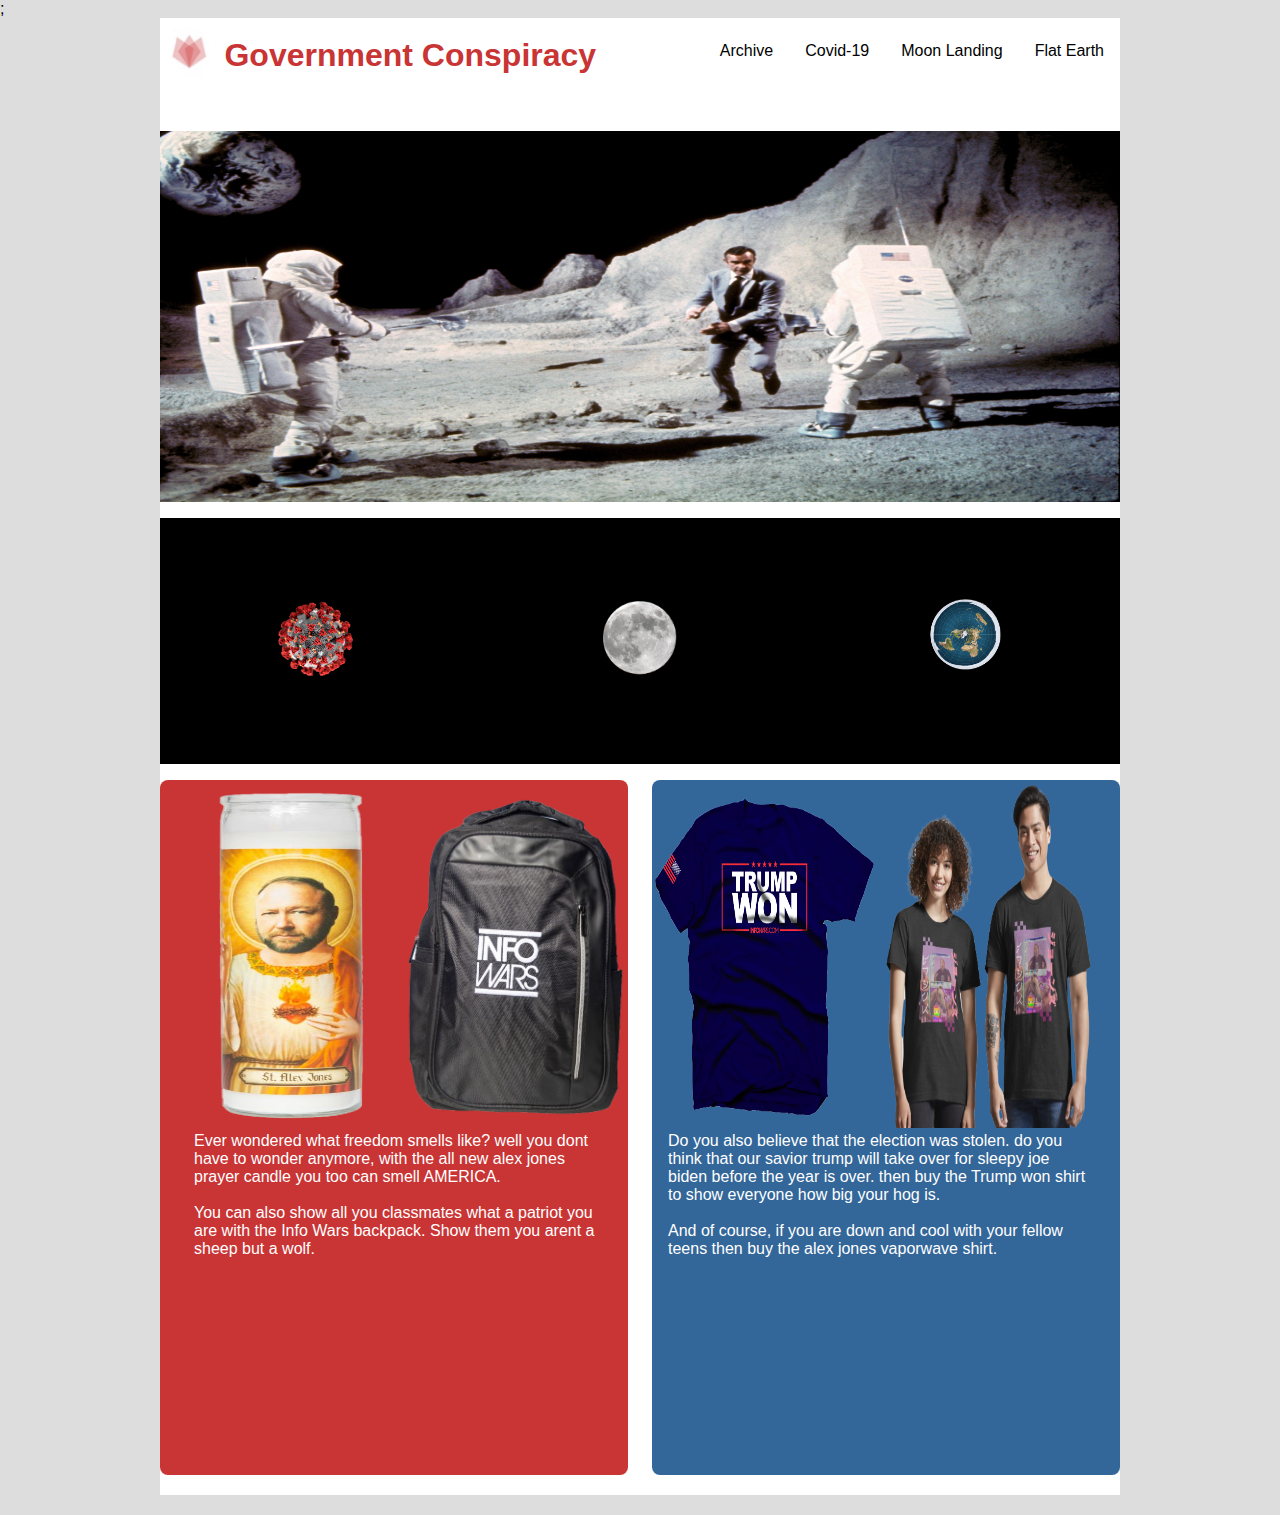
<file: index.html>
<!DOCTYPE html>
<!DOCTYPE html>
<html lang="en">
<head>
    <meta charset="UTF-8">
    <meta http-equiv="X-UA-Compatible" content="IE=edge">
    <meta name="viewport" content="width=device-width, initial-scale=1.0">
    <link rel="stylesheet" href="./src/scss/stylesheet.css">
    <link rel="preconnect" href="https://fonts.googleapis.com">;
    <link rel="preconnect" href="https://fonts.gstatic.com"; crossorigin>
    <link href="https://fonts.googleapis.com/css2?family=Varela+Round&display=swap"; rel="stylesheet">
    <title>Government Conspiracy</title>
</head>
<body>
    <div class="wrapper">
        <nav>
            <div class="logo"><img src="./src/img/logobutbetter.png" alt=""></div>
            <div class="navn">
                <h1 class="titel">Government Conspiracy</h1></div>
            <ul>
                <li><a href="./src/HTML/flat-earth.html">Flat Earth</a></li>
                <li><a href="./src/HTML/moon-landing.html">Moon Landing</a></li>
                <li><a href="./src/HTML/covid19.html">Covid-19</a></li>
                <li><a href="./src/HTML/archive.html">Archive</a></li>
            </ul>
        </nav>
        <div class="slideshow">
            <div class="slide-content">
                <img class="image" src="./src/img/con_-_Moonlanding.jpeg" alt="image 1">
                <img class="image" src="./src/img/flat-earth.jpg" alt="image 2">
                <img class="image" src="./src/img/covid.jpg" alt="image 3">
                <img class="image" src="./src/img/5g.jpg" alt="image 4">
            </div>
        </div>

        <div class="tilbud">
            <a href="./src/HTML/covid19.html"><img src="./src/img/COVID19 statusrapport 15 epidemiuge-1.jpg.png" alt="" class="icon"></a>
            <a href="./src/HTML/moon-landing.html"><img src="./src/img/måne.jpg-1.png" alt="" class="icon"></a>
            <a href="./src/HTML/flat-earth.html"><img src="./src/img/jord.jpg.png" alt="" class="icon"></a>
        </div>

        <div class="kontak">
            <div class="redbox">
                <img src="./src/img/alexjonesdaddycandle.png" alt="" style="height: 50%;">
                <img src="./src/img/infowarsbackpack.png" alt="" style="float: right; height: 50%;">
                <p>
                    Ever wondered what freedom smells like? well you dont have to wonder anymore, with the all new alex jones prayer candle you too can smell AMERICA. <br> <br>
                    You can also show all you classmates what a patriot you are with the Info Wars backpack. Show them you arent a sheep but a wolf.
                </p>
            </div>
            <div class="bluebox">
                <img src="./src/img/trumpwon-blue.png" alt="" style="height: 50%;">
                <img src="./src/img/alexbby.png" alt="" style="float: right; height: 50%;">
                <p>
                    Do you also believe that the election was stolen. do you think that our savior trump will take over for sleepy joe biden before the year is over. then buy the Trump won shirt to show everyone how big your hog is. <br> <br>
                    And of course, if you are down and cool with your fellow teens then buy the alex jones vaporwave shirt. 
                </p>
            </div>
        </div>
    </div>

    <script src="./src/js/slideshow.js"></script>
    
</body>
</html>
</file>
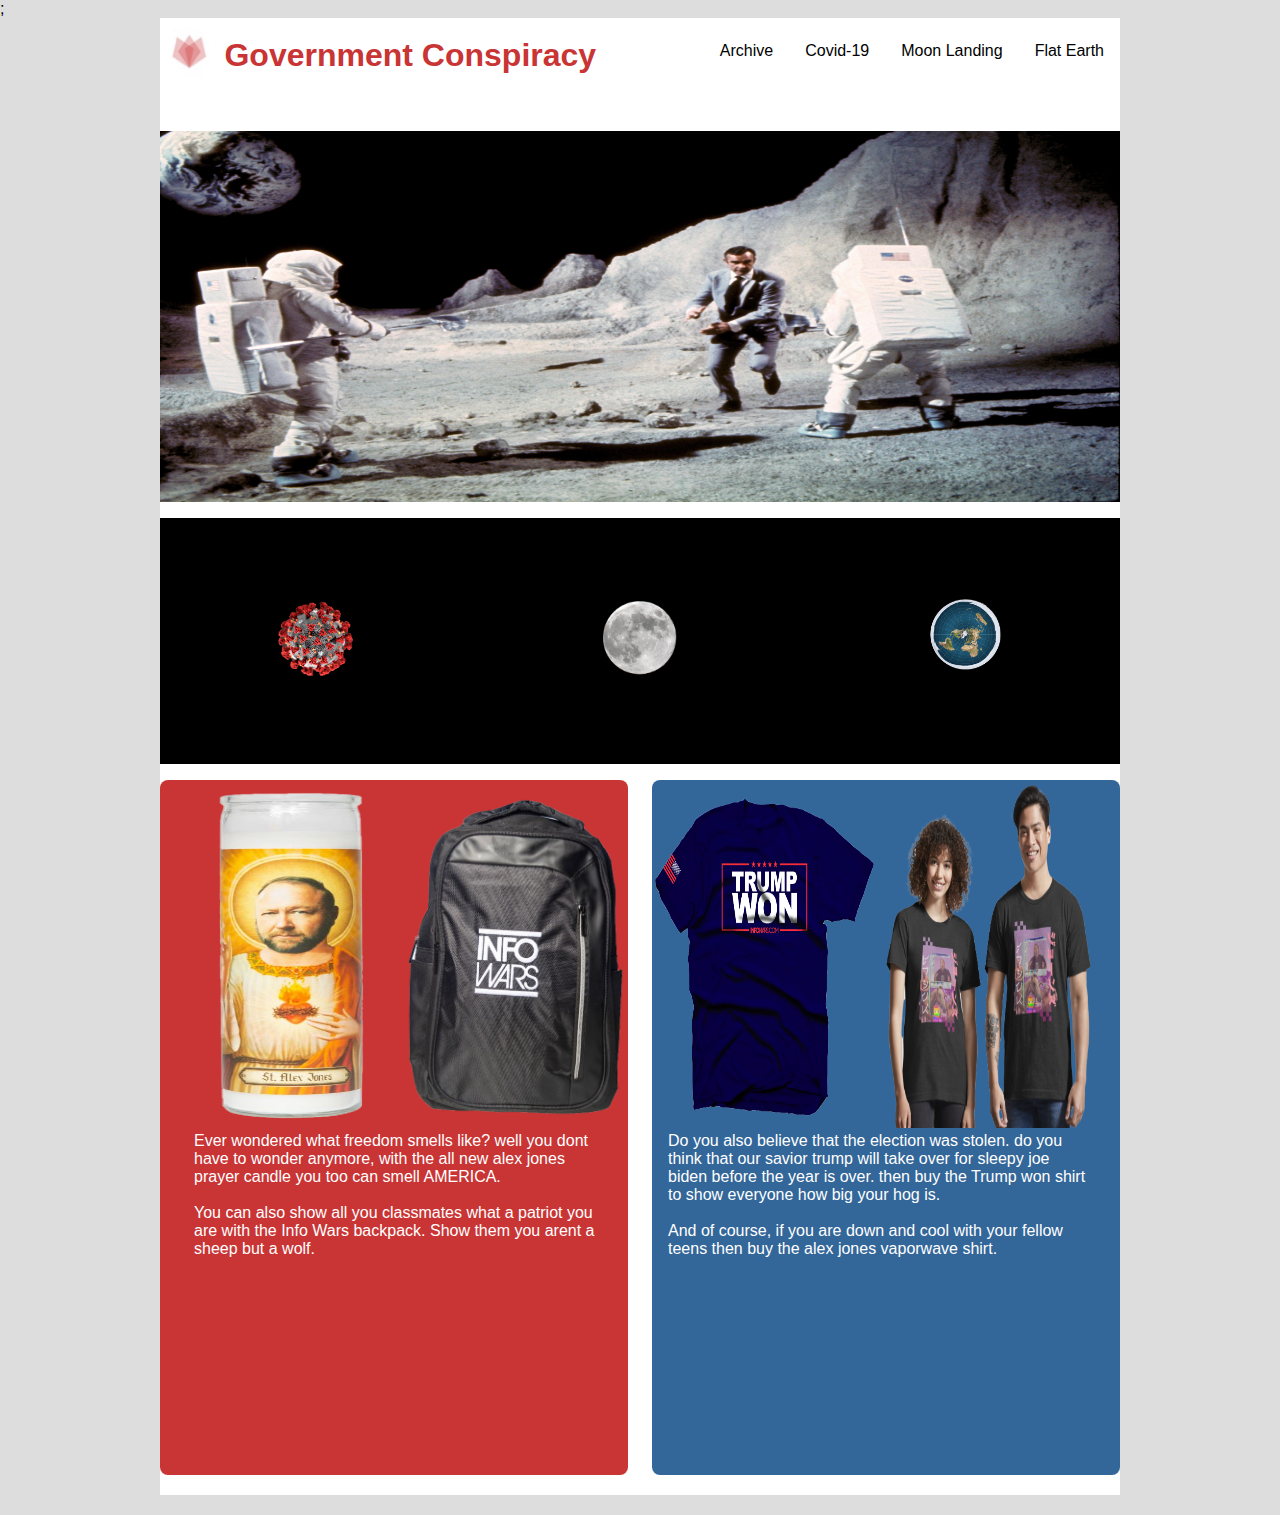
<file: src/index.html>
<!DOCTYPE html>
<!DOCTYPE html>
<html lang="en">
<head>
    <meta charset="UTF-8">
    <meta http-equiv="X-UA-Compatible" content="IE=edge">
    <meta name="viewport" content="width=device-width, initial-scale=1.0">
    <link rel="stylesheet" href="/src/scss/stylesheet.css">
    <link rel="preconnect" href="https://fonts.googleapis.com">;
    <link rel="preconnect" href="https://fonts.gstatic.com"; crossorigin>
    <link href="https://fonts.googleapis.com/css2?family=Varela+Round&display=swap"; rel="stylesheet">
    <title>Government Conspiracy</title>
</head>
<body>
    <div class="wrapper">
        <nav>
            <div class="logo"><img src="./img/logobutbetter.png" alt=""></div>
            <div class="navn">
                <h1 class="titel">Government Conspiracy</h1></div>
            <ul>
                <li><a href="./HTML/flat-earth.html">Flat Earth</a></li>
                <li><a href="./HTML/moon-landing.html">Moon Landing</a></li>
                <li><a href="./HTML/covid19.html">Covid-19</a></li>
                <li><a href="./HTML/archive.html">Archive</a></li>
            </ul>
        </nav>
        <div class="slideshow">
            <div class="slide-content">
                <img class="image" src="./img/con_-_Moonlanding.jpeg" alt="image 1">
                <img class="image" src="./img/flat-earth.jpg" alt="image 2">
                <img class="image" src="./img/covid.jpg" alt="image 3">
                <img class="image" src="./img/5g.jpg" alt="image 4">
            </div>
        </div>

        <div class="tilbud">
            <a href="./HTML/covid19.html"><img src="./img/COVID19 statusrapport 15 epidemiuge-1.jpg.png" alt="" class="icon"></a>
            <a href="./HTML/moon-landing.html"><img src="./img/måne.jpg-1.png" alt="" class="icon"></a>
            <a href="./HTML/flat-earth.html"><img src="./img/jord.jpg.png" alt="" class="icon"></a>
        </div>

        <div class="kontak">
            <div class="redbox">
                <img src="./img/alexjonesdaddycandle.png" alt="" style="height: 50%;">
                <img src="./img/infowarsbackpack.png" alt="" style="float: right; height: 50%;">
                <p>
                    Ever wondered what freedom smells like? well you dont have to wonder anymore, with the all new alex jones prayer candle you too can smell AMERICA. <br> <br>
                    You can also show all you classmates what a patriot you are with the Info Wars backpack. Show them you arent a sheep but a wolf.
                </p>
            </div>
            <div class="bluebox">
                <img src="./img/trumpwon-blue.png" alt="" style="height: 50%;">
                <img src="./img/alexbby.png" alt="" style="float: right; height: 50%;">
                <p>
                    Do you also believe that the election was stolen. do you think that our savior trump will take over for sleepy joe biden before the year is over. then buy the Trump won shirt to show everyone how big your hog is. <br> <br>
                    And of course, if you are down and cool with your fellow teens then buy the alex jones vaporwave shirt. 
                </p>
            </div>
        </div>
    </div>

    <script src="./js/slideshow.js"></script>
    
</body>
</html>
</file>
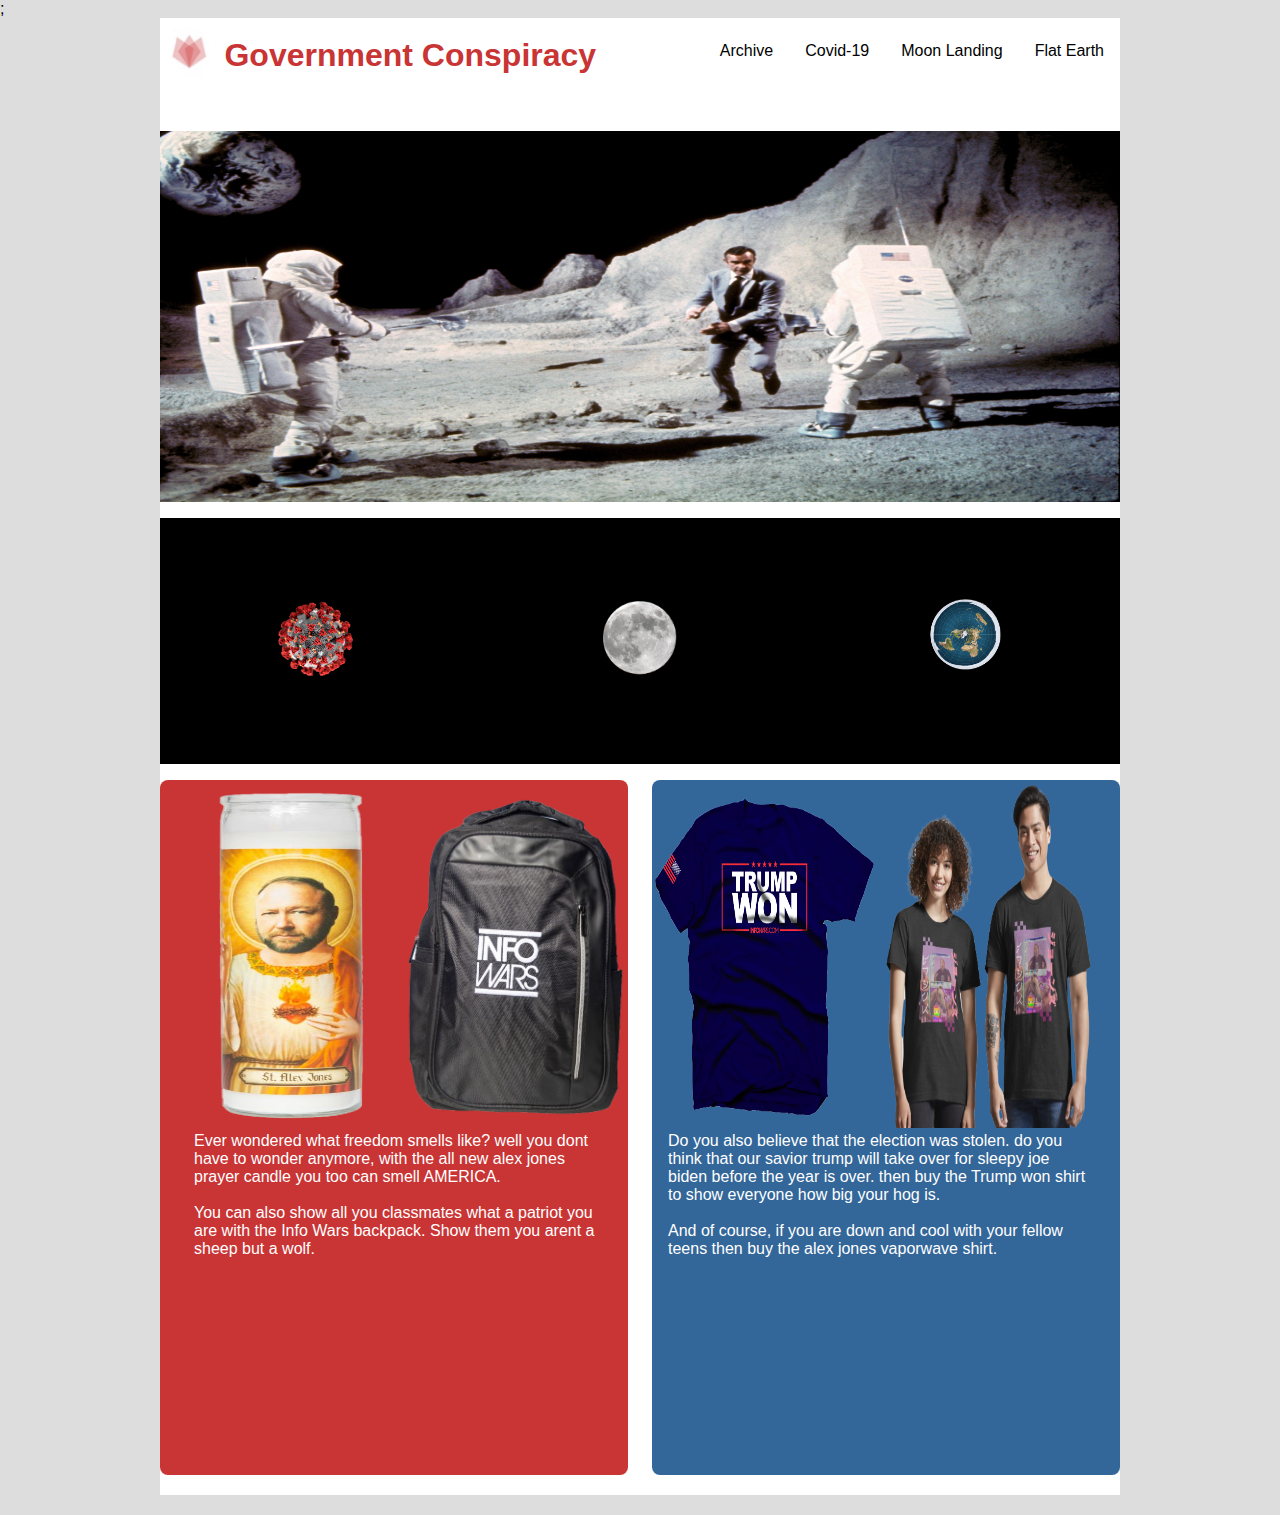
<file: src/HTML/index.html>
<!DOCTYPE html>
<!DOCTYPE html>
<html lang="en">
<head>
    <meta charset="UTF-8">
    <meta http-equiv="X-UA-Compatible" content="IE=edge">
    <meta name="viewport" content="width=device-width, initial-scale=1.0">
    <link rel="stylesheet" href="../scss/stylesheet.css">
    <link rel="preconnect" href="https://fonts.googleapis.com">;
    <link rel="preconnect" href="https://fonts.gstatic.com"; crossorigin>
    <link href="https://fonts.googleapis.com/css2?family=Varela+Round&display=swap"; rel="stylesheet">
    <title>Government Conspiracy</title>
</head>
<body>
    <div class="wrapper">
        <nav>
            <div class="logo"><img src="../img/logobutbetter.png" alt=""></div>
            <div class="navn">
                <h1 class="titel">Government Conspiracy</h1></div>
            <ul>
                <li><a href="./flat-earth.html">Flat Earth</a></li>
                <li><a href="./moon-landing.html">Moon Landing</a></li>
                <li><a href="./covid19.html">Covid-19</a></li>
                <li><a href="./archive.html">Archive</a></li>
            </ul>
        </nav>
        <div class="slideshow">
            <div class="slide-content">
                <img class="image" src="../img/con_-_Moonlanding.jpeg" alt="image 1">
                <img class="image" src="../img/flat-earth.jpg" alt="image 2">
                <img class="image" src="../img/covid.jpg" alt="image 3">
                <img class="image" src="../img/5g.jpg" alt="image 4">
            </div>
        </div>

        <div class="tilbud">
            <a href="./covid19.html"><img src="../img/COVID19 statusrapport 15 epidemiuge-1.jpg.png" alt="" class="icon"></a>
            <a href="./moon-landing.html"><img src="../img/måne.jpg-1.png" alt="" class="icon"></a>
            <a href="./flat-earth.html"><img src="../img/jord.jpg.png" alt="" class="icon"></a>
        </div>

        <div class="kontak">
            <div class="redbox">
                <img src="../img/alexjonesdaddycandle.png" alt="" style="height: 50%;">
                <img src="../img/infowarsbackpack.png" alt="" style="float: right; height: 50%;">
                <p>
                    Ever wondered what freedom smells like? well you dont have to wonder anymore, with the all new alex jones prayer candle you too can smell AMERICA. <br> <br>
                    You can also show all you classmates what a patriot you are with the Info Wars backpack. Show them you arent a sheep but a wolf.
                </p>
            </div>
            <div class="bluebox">
                <img src="../img/trumpwon-blue.png" alt="" style="height: 50%;">
                <img src="../img/alexbby.png" alt="" style="float: right; height: 50%;">
                <p>
                    Do you also believe that the election was stolen. do you think that our savior trump will take over for sleepy joe biden before the year is over. then buy the Trump won shirt to show everyone how big your hog is. <br> <br>
                    And of course, if you are down and cool with your fellow teens then buy the alex jones vaporwave shirt. 
                </p>
            </div>
        </div>
    </div>

    <script src="../js/slideshow.js"></script>
    
</body>
</html>
</file>
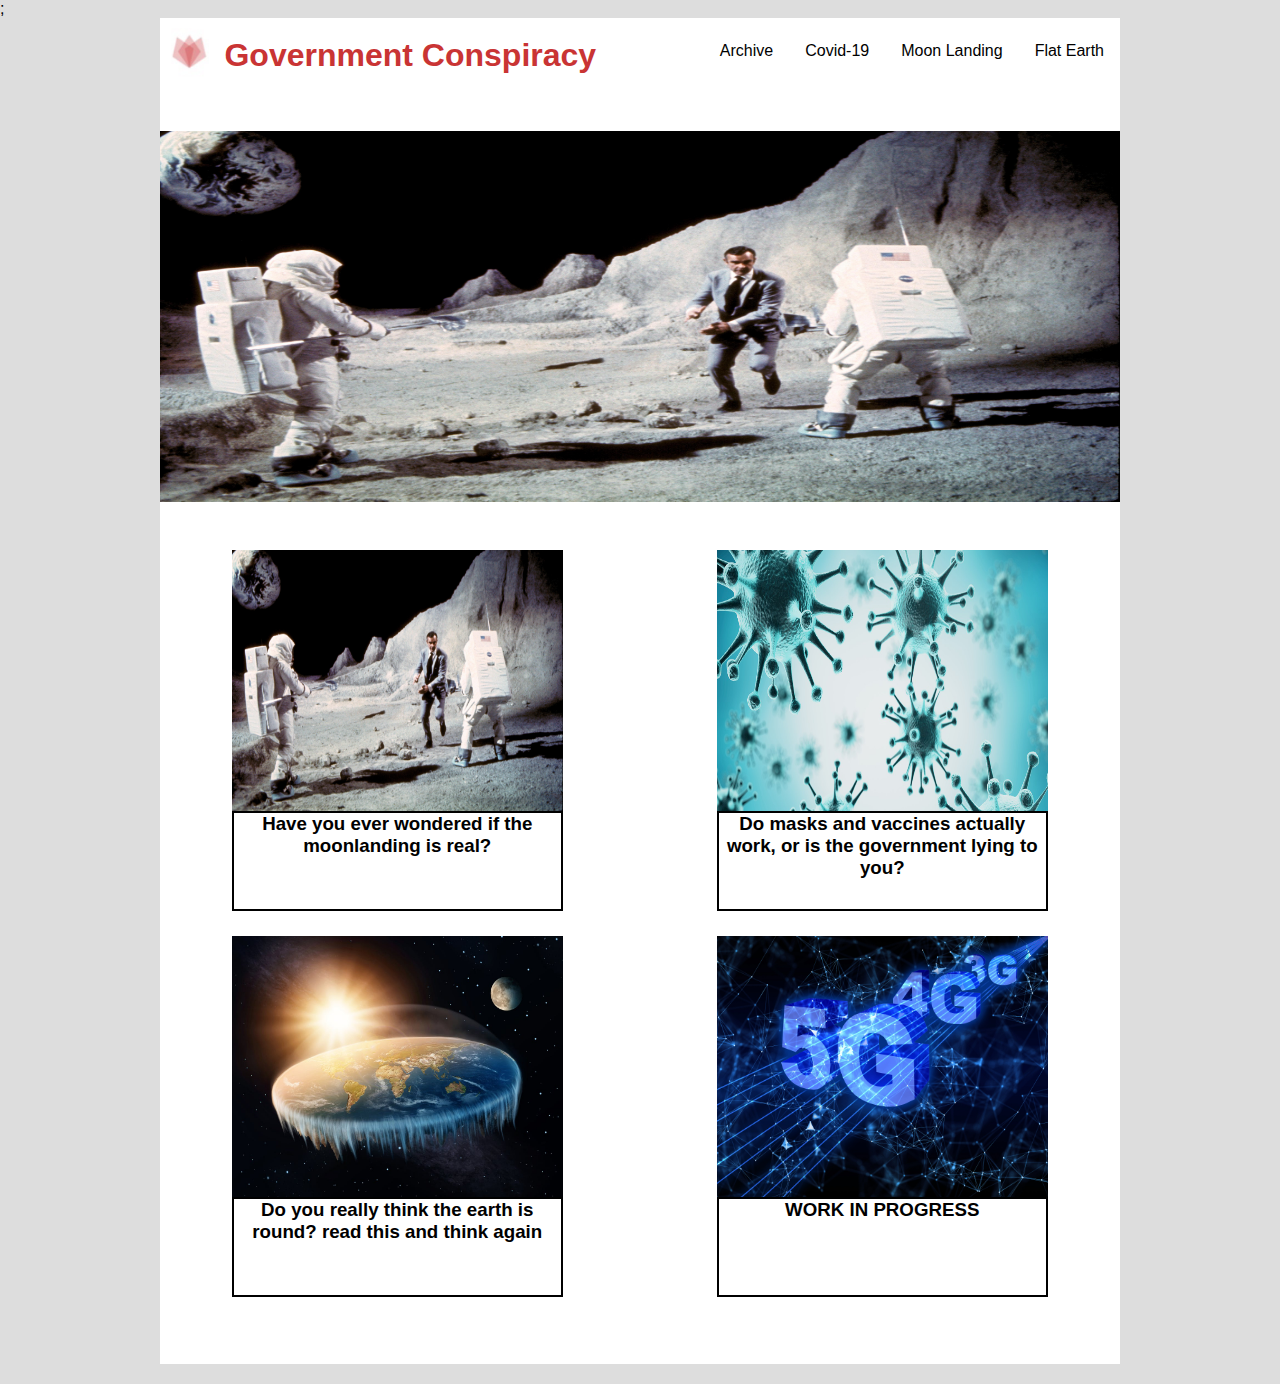
<file: src/HTML/archive.html>
<!DOCTYPE html>
<!DOCTYPE html>
<html lang="en">
<head>
    <meta charset="UTF-8">
    <meta http-equiv="X-UA-Compatible" content="IE=edge">
    <meta name="viewport" content="width=device-width, initial-scale=1.0">
    <link rel="stylesheet" href="../scss/arkiv.css">
    <link rel="preconnect" href="https://fonts.googleapis.com">;
    <link rel="preconnect" href="https://fonts.gstatic.com"; crossorigin>
    <link href="https://fonts.googleapis.com/css2?family=Varela+Round&display=swap"; rel="stylesheet">
    <title>Archive</title>
</head>
<body>
    <div class="wrapper">
        <nav>
            <div class="logo"><img src="../img/logobutbetter.png" alt=""></div>
            <div class="navn">
                <h1 class="titel"><a href="../../index.html">Government Conspiracy</a></h1></div>
            <ul>
                <li><a href="./flat-earth.html">Flat Earth</a></li>
                <li><a href="./moon-landing.html">Moon Landing</a></li>
                <li><a href="./covid19.html">Covid-19</a></li>
                <li><a href="./archive.html">Archive</a></li>
            </ul>
        </nav>
        <div class="slideshow">
            <div class="slide-content">
                <img class="image" src="../img/con_-_Moonlanding.jpeg" alt="image 1">
                <img class="image" src="../img/flat-earth.jpg" alt="image 2">
                <img class="image" src="../img/covid.jpg" alt="image 3">
                <img class="image" src="../img/5g.jpg" alt="image 4">
            </div>
        </div>

        <!--<div class="billed">
            <img src="../img/image 2.jpg" alt="">
        </div>-->

        <div class="content">
            <a href="./moon-landing.html"><img src="../img/con_-_Moonlanding.jpeg" alt=""></a>
            <a href="./covid19.html"><img src="../img/covid.jpg" alt=""></a>
            <h3>Have you ever wondered if the moonlanding is real?</h3>
            <h3>Do masks and vaccines actually work, or is the government lying to you?</h3>
            <a href="./flat-earth.html"><img src="../img/flat-earth.jpg" alt=""></a>
            <img src="../img/5g.jpg" alt="">
            <h3>Do you really think the earth is round? read this and think again</h3>
            <h3>WORK IN PROGRESS</h3>
        </div>
    </div>



    <script src="../js/slideshow.js"></script>
</body>
</html>
</file>
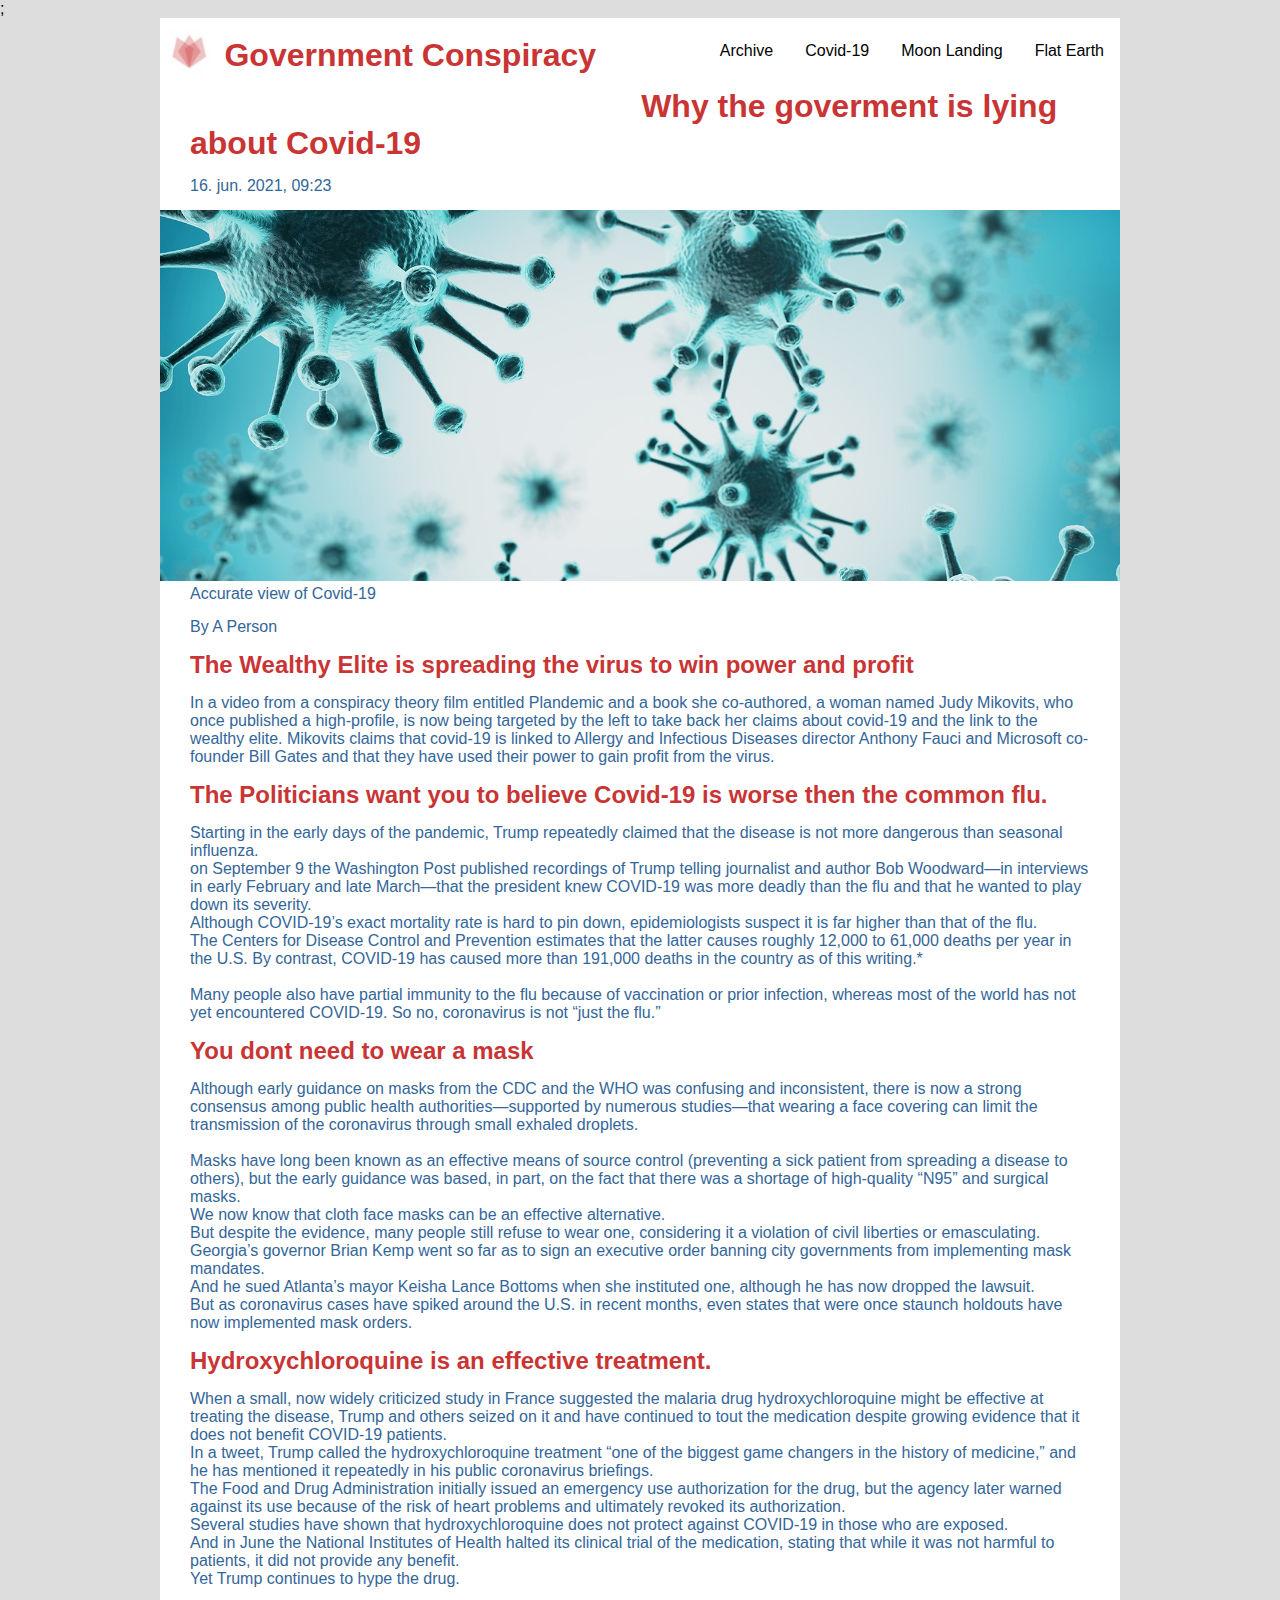
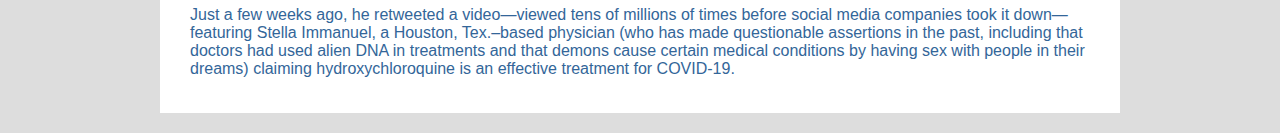
<file: src/HTML/covid19.html>
<!DOCTYPE html>
<!DOCTYPE html>
<html lang="en">
<head>
    <meta charset="UTF-8">
    <meta http-equiv="X-UA-Compatible" content="IE=edge">
    <meta name="viewport" content="width=device-width, initial-scale=1.0">
    <link rel="preconnect" href="https://fonts.googleapis.com">;
    <link rel="preconnect" href="https://fonts.gstatic.com"; crossorigin>
    <link href="https://fonts.googleapis.com/css2?family=Varela+Round&display=swap"; rel="stylesheet">
    <link rel="stylesheet" href="../scss/article.css">
    <title>Covid-19</title>
</head>
<body>
    <div class="wrapper">
        <nav>
            <div class="logo"><img src="../img/logobutbetter.png" alt=""></div>
            <div class="navn">
                <h1 class="titel"><a href="../../index.html">Government Conspiracy</a></h1></div>
            <ul>
                <li><a href="./flat-earth.html">Flat Earth</a></li>
                <li><a href="./moon-landing.html">Moon Landing</a></li>
                <li><a href="./covid19.html">Covid-19</a></li>
                <li><a href="./archive.html">Archive</a></li>
            </ul>
        </nav>
        <h1>Why the goverment is lying about Covid-19</h1>
        <p>16. jun. 2021, 09:23</p>

        <img src="../img/covid.jpg" alt="">
        <p>Accurate view of Covid-19</p>
        <p>By A Person</p>


        <h2>The Wealthy Elite is spreading the virus to win power and profit</h2>
        <p>
            In a video from a conspiracy theory film entitled Plandemic and a book she co-authored, a woman named Judy Mikovits, who once published a high-profile, is now being targeted by the left to take back her claims about covid-19 and the link to the wealthy elite. Mikovits claims that covid-19 is linked to Allergy and Infectious Diseases director Anthony Fauci and Microsoft co-founder Bill Gates and that they have used their power to gain profit from the virus. 
        </p>

        <h2>The Politicians want you to believe Covid-19 is worse then the common flu.</h2>
        <p>
            Starting in the early days of the pandemic, Trump repeatedly claimed that the disease is not more dangerous than seasonal influenza.<br> on September 9 the Washington Post published recordings of Trump​ telling journalist and author Bob Woodward—in interviews in early February and late March—that the president knew COVID-19 was more deadly than the flu and that he wanted to play down its severity. <br> Although COVID-19’s exact mortality rate is hard to pin down, epidemiologists suspect it is far higher than that of the flu. <br> The Centers for Disease Control and Prevention estimates that the latter causes roughly 12,000 to 61,000 deaths per year in the U.S. By contrast, COVID-19 has caused more than 191,000 deaths in the country as of this writing.* <br> <br>

            Many people also have partial immunity to the flu because of vaccination or prior infection, whereas most of the world has not yet encountered COVID-19. So no, coronavirus is not “just the flu.”
        </p>

        <h2>You dont need to wear a mask</h2>
        <p>
            Although early guidance on masks from the CDC and the WHO was confusing and inconsistent, there is now a strong consensus among public health authorities—supported by numerous studies—that wearing a face covering can limit the transmission of the coronavirus through small exhaled droplets. <br> <br> Masks have long been known as an effective means of source control (preventing a sick patient from spreading a disease to others), but the early guidance was based, in part, on the fact that there was a shortage of high-quality “N95” and surgical masks. <br> We now know that cloth face masks can be an effective alternative. <br> But despite the evidence, many people still refuse to wear one, considering it a violation of civil liberties or emasculating. <br> Georgia’s governor Brian Kemp went so far as to sign an executive order banning city governments from implementing mask mandates. <br> And he sued Atlanta’s mayor Keisha Lance Bottoms when she instituted one, although he has now dropped the lawsuit. <br> But as coronavirus cases have spiked around the U.S. in recent months, even states that were once staunch holdouts have now implemented mask orders.
        </p>

        <h2>Hydroxychloroquine is an effective treatment.</h2>
        <p>
            When a small, now widely criticized study in France suggested the malaria drug hydroxychloroquine might be effective at treating the disease, Trump and others seized on it and have continued to tout the medication despite growing evidence that it does not benefit COVID-19 patients. <br> In a tweet, Trump called the hydroxychloroquine treatment “one of the biggest game changers in the history of medicine,” and he has mentioned it repeatedly in his public coronavirus briefings. <br> The Food and Drug Administration initially issued an emergency use authorization for the drug, but the agency later warned against its use because of the risk of heart problems and ultimately revoked its authorization. <br> Several studies have shown that hydroxychloroquine does not protect against COVID-19 in those who are exposed. <br> And in June the National Institutes of Health halted its clinical trial of the medication, stating that while it was not harmful to patients, it did not provide any benefit. <br> Yet Trump continues to hype the drug. <br> <br> Just a few weeks ago, he retweeted a video—viewed tens of millions of times before social media companies took it down—featuring Stella Immanuel, a Houston, Tex.–based physician (who has made questionable assertions in the past, including that doctors had used alien DNA in treatments and that demons cause certain medical conditions by having sex with people in their dreams) claiming hydroxychloroquine is an effective treatment for COVID-19.
        </p>

    
</body>
</html>
</file>
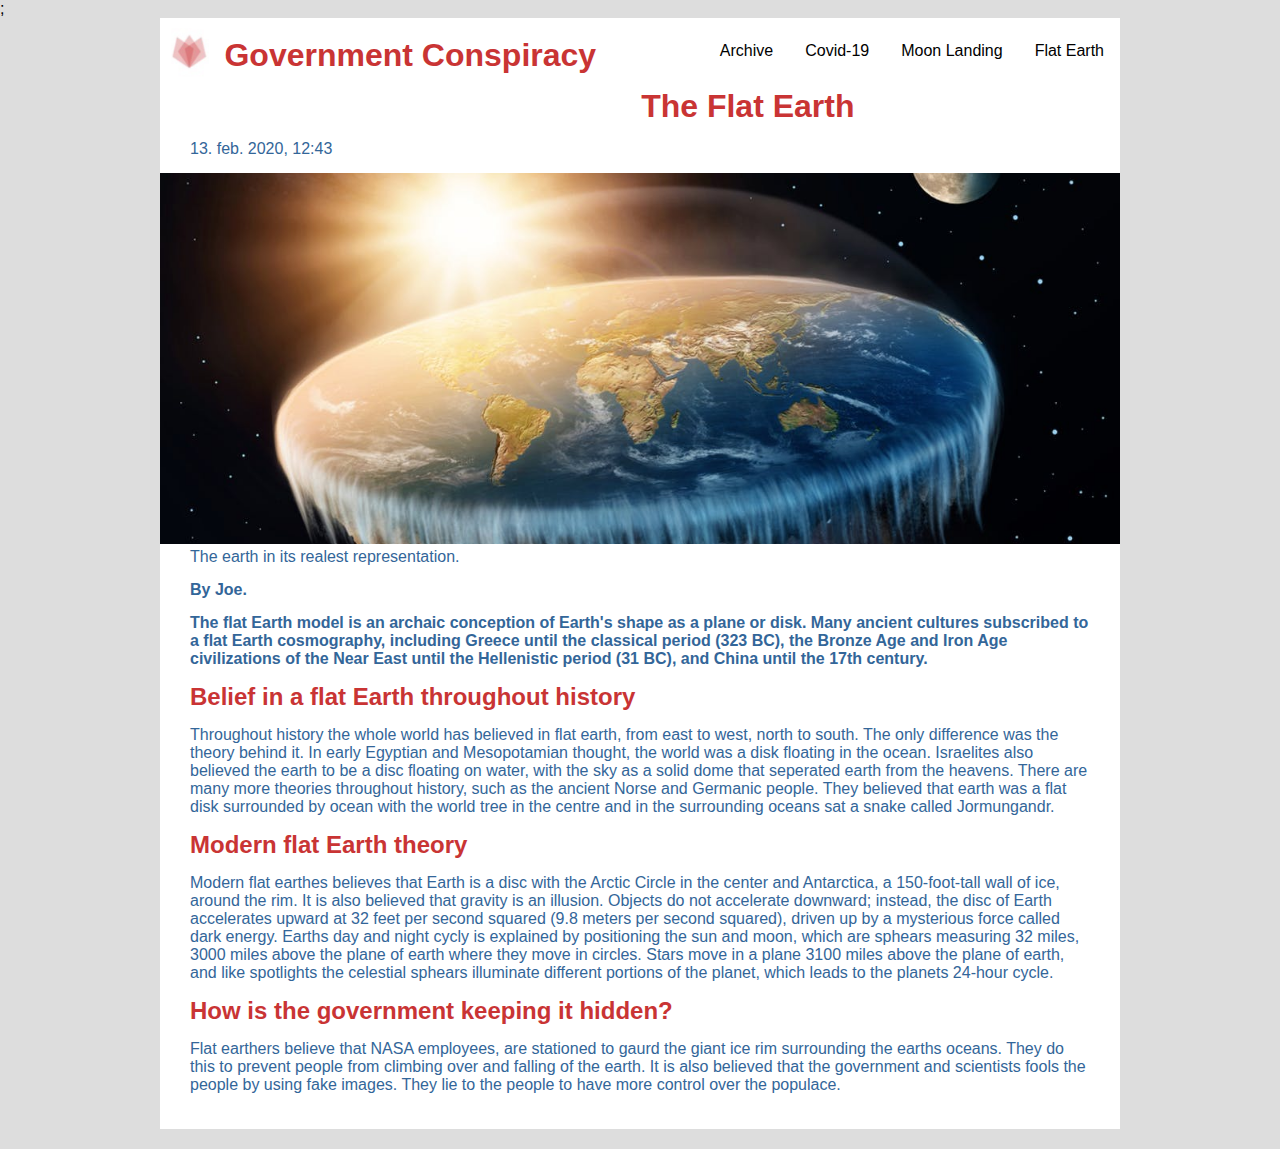
<file: src/HTML/flat-earth.html>
<!DOCTYPE html>
<!DOCTYPE html>
<html lang="en">
<head>
    <meta charset="UTF-8">
    <meta http-equiv="X-UA-Compatible" content="IE=edge">
    <meta name="viewport" content="width=device-width, initial-scale=1.0">
    <!--<link rel="stylesheet" href="../scss/flat-earth.css">-->
    <link rel="stylesheet" href="../scss/article.css">
    <title>Flat Earth</title>
    <link rel="preconnect" href="https://fonts.googleapis.com">;
    <link rel="preconnect" href="https://fonts.gstatic.com"; crossorigin>
    <link href="https://fonts.googleapis.com/css2?family=Varela+Round&display=swap"; rel="stylesheet">
</head>
<body>
        <div class="wrapper">
            <nav>
                <div class="logo"><img src="../img/logobutbetter.png" alt=""></div>
                <div class="navn">
                    <h1 class="titel"><a href="../../index.html">Government Conspiracy</a></h1></div>
                <ul>
                    <li><a href="./flat-earth.html">Flat Earth</a></li>
                    <li><a href="./moon-landing.html">Moon Landing</a></li>
                    <li><a href="./covid19.html">Covid-19</a></li>
                    <li><a href="./archive.html">Archive</a></li>
                </ul>
            </nav>
        <div class="Brødtekst1">
            <h1>The Flat Earth</h1>
            <div class="Dato"><p>13. feb. 2020, 12:43</p></div>
            <div class="billed">    
                <img src="../img/flat-earth.jpg">
            </div>    
            <p>The earth in its realest representation.</p>
        </div>

        <div class="byline">
            <p><b>By Joe.</b></p>

            <p><b>The flat Earth model is an archaic conception of Earth's shape as a plane or disk. Many ancient cultures subscribed to a flat Earth cosmography, including Greece until the classical period (323 BC), the Bronze Age and Iron Age civilizations of the Near East until the Hellenistic period (31 BC), and China until the 17th century.</b></p>
        </div>

        <div class="Brødtekst3">
            <h2>Belief in a flat Earth throughout history</h2>
            <p>Throughout history the whole world has believed in flat earth, from east to west, north to south. The only difference was the theory behind it. In early Egyptian and Mesopotamian thought, the world was a disk floating in the ocean. Israelites also believed the earth to be a disc floating on water, with the sky as a solid dome that seperated earth from the heavens. There are many more theories throughout history, such as the ancient Norse and Germanic people. They believed that earth was a flat disk surrounded by ocean with the world tree in the centre and in the surrounding oceans sat a snake called Jormungandr.
            </p>
        </div>

        <div class="Brødtekst4">
            <h2>Modern flat Earth theory</h2>
            <p>Modern flat earthes believes that Earth is a disc with the Arctic Circle in the center and Antarctica, a 150-foot-tall wall of ice, around the rim. It is also believed that gravity is an illusion. Objects do not accelerate downward; instead, the disc of Earth accelerates upward at 32 feet per second squared (9.8 meters per second squared), driven up by a mysterious force called dark energy. Earths day and night cycly is explained by positioning the sun and moon, which are sphears measuring 32 miles, 3000 miles above the plane of earth where they move in circles. Stars move in a plane 3100 miles above the plane of earth, and like spotlights the celestial sphears illuminate different portions of the planet, which leads to the planets 24-hour cycle.</p>
        </div>

        <div class="Brødtekst5">
            <h2>How is the government keeping it hidden?</h2>
            <p>Flat earthers believe that NASA employees, are stationed to gaurd the giant ice rim surrounding the earths oceans. They do this to prevent people from climbing over and falling of the earth. It is also believed that the government and scientists fools the people by using fake images. They lie to the people to have more control over the populace. </p>
        </div>

    </div>
</body>
</html>
</file>
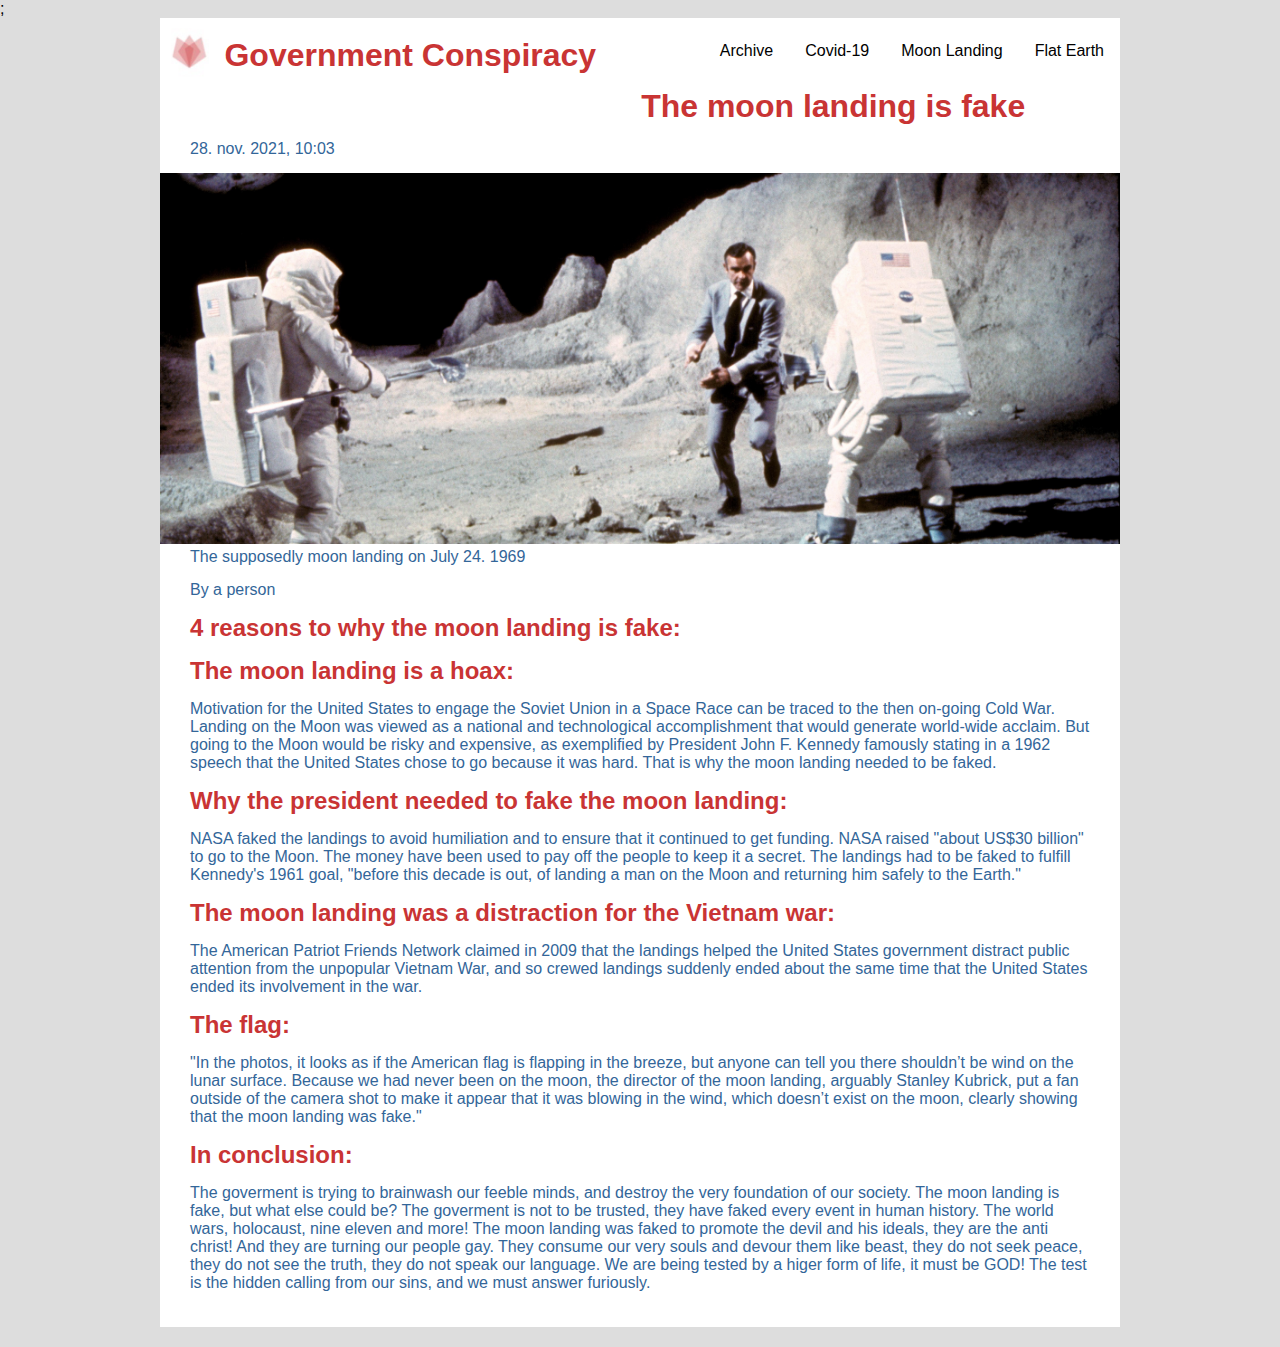
<file: src/HTML/moon-landing.html>
<!DOCTYPE html>
<!DOCTYPE html>
<html lang="en">

<head>
    <meta charset="UTF-8">
    <meta http-equiv="X-UA-Compatible" content="IE=edge">
    <meta name="viewport" content="width=device-width, initial-scale=1.0">
    <title>Moonlanding</title>
    <link rel="stylesheet" href="../scss/article.css">
    <link rel="preconnect" href="https://fonts.googleapis.com">;
    <link rel="preconnect" href="https://fonts.gstatic.com"; crossorigin>
    <link href="https://fonts.googleapis.com/css2?family=Varela+Round&display=swap"; rel="stylesheet">
</head>

<body>

    <div class="wrapper">
        <nav>
            <div class="logo"><img src="../img/logobutbetter.png" alt=""></div>
            <div class="navn">
                <h1 class="titel"><a href="../../index.html">Government Conspiracy</a></h1>
            </div>
            <ul>
                <li><a href="./flat-earth.html">Flat Earth</a></li>
                <li><a href="./moon-landing.html">Moon Landing</a></li>
                <li><a href="./covid19.html">Covid-19</a></li>
                <li><a href="./archive.html">Archive</a></li>
            </ul>
        </nav>

        <div class="Rubrik">
            <h1>The moon landing is fake</h1>

            <div class="Dato"><p>28. nov. 2021, 10:03</p></div>

        </div>


        <div class="Billed">

            <img src="../img/con_-_Moonlanding.jpeg" alt="">

            <div class="Billedtekst">
                <p>The supposedly moon landing on July 24. 1969</p>
            </div>

        </div>


        <p id="ByLine">By a person</p>

        <h2 id="Mellemrubrik 0">4 reasons to why the moon landing is fake:</h2>

        <div class="Mellemrubrik1">

            <h2>The moon landing is a hoax:</h2>

            <div class="Brødtekst1">
                <p>Motivation for the United States to engage the Soviet Union in a Space Race can be traced to the then
                    on-going Cold War. Landing on the Moon was viewed as a national and technological accomplishment
                    that would generate world-wide acclaim. But going to the Moon would be risky and expensive, as
                    exemplified by President John F. Kennedy famously stating in a 1962 speech that the United States
                    chose to go because it was hard. That is why the moon landing needed to be faked.</p>
            </div>

        </div>


        <div class="Mellemrubrik2">

            <h2>Why the president needed to fake the moon landing:</h2>

            <div class="Brødtekst2">
                <p>NASA faked the landings to avoid humiliation and to ensure that it continued to get funding. NASA
                    raised "about US$30 billion" to go to the Moon. The money have been used to pay off the people to
                    keep it a secret. The landings had to be faked to fulfill Kennedy's 1961 goal, "before this decade
                    is out, of landing a man on the Moon and returning him safely to the Earth."</p>
            </div>

        </div>

        <div class="Mellemrubrik3">

            <h2>The moon landing was a distraction for the Vietnam war:</h2>

            <div class="Brødtekst3">
                <p> 
                    The American Patriot Friends Network claimed in 2009 that the landings helped the United States
                    government distract public attention from the unpopular Vietnam War, and so crewed landings suddenly
                    ended about the same time that the United States ended its involvement in the war.
                </p>
            </div>

        </div>


        <div class="Mellemrubrik4">

            <h2>The flag:</h2>

            <div class="Brødtekst4">
                <p>
                    "In the photos, it looks as if the American flag is flapping in the breeze, but anyone can tell you
                    there shouldn’t be wind on the lunar surface. Because we had never been on the moon, the director of
                    the moon landing, arguably Stanley Kubrick, put a fan outside of the camera shot to make it appear
                    that it was blowing in the wind, which doesn’t exist on the moon, clearly showing that the moon
                    landing was fake."
                </p>
            </div>

        </div>

        <div class="Mellemrubrik5">

            <h2>In conclusion:</h2>

            <div class="Brødtekst5">
                <p>
                    The goverment is trying to brainwash our feeble minds, and destroy the very foundation of our
                    society. The moon landing is fake, but what else could be? The goverment is not to be trusted, they
                    have faked every event in human history. The world wars, holocaust, nine eleven and more! The moon
                    landing was faked to promote the devil and his ideals, they are the anti christ! And they are
                    turning our people gay. They consume our very souls and devour them like beast, they do not seek
                    peace, they do not see the truth, they do not speak our language. We are being tested by a higer
                    form of life, it must be GOD! The test is the hidden calling from our sins, and we must answer
                    furiously.
                </p>
            </div>

        </div>



    </div>
</body>

</html>
</file>
<file: src/scss/stylesheet.css>
* {
  margin: 0;
  padding: 0;
  font-family: 'Valera Round', sans-serif;
}

body {
  background-color: #dddddd;
}

.wrapper {
  background-color: white !important;
  margin-right: auto;
  margin-left: auto;
  max-width: 960px;
}

.wrapper nav {
  width: auto;
  height: 70px;
}

.wrapper nav .navn {
  float: left;
  margin-top: 1.2rem;
}

.wrapper nav .titel a {
  text-decoration: none;
  color: #c93434;
}

.wrapper nav ul {
  list-style-type: none;
  margin-left: 0;
  padding: 0;
  padding-top: 0.5rem;
  overflow: hidden;
  background-color: white;
}

.wrapper nav li {
  list-style-type: none;
  float: right;
}

.wrapper nav li a {
  display: block;
  color: black;
  text-align: center;
  padding: 1rem;
  text-decoration: none;
}

.wrapper nav .logo {
  float: left;
  max-width: 138px;
  max-height: 70px;
  margin-top: .6rem;
  margin-left: .7rem;
}

.wrapper nav .logo img {
  max-width: 138px;
  max-height: 50px;
}

.wrapper {
  padding-bottom: 20px;
  margin-bottom: 20px;
}

.titel {
  -webkit-transform: translate(15px);
          transform: translate(15px);
  color: #c93434;
}

.slideshow {
  margin-top: 43px;
  width: auto;
  height: 371px;
  position: relative;
}

.slideshow .image {
  width: 100%;
  height: 371px;
}

.tilbud {
  background-color: black;
  margin-top: 1rem;
  display: -ms-grid;
  display: grid;
  -ms-grid-columns: 1fr 1fr 1fr;
      grid-template-columns: 1fr 1fr 1fr;
  gap: 1rem;
  justify-items: center;
}

.tilbud img {
  padding: 5rem 0 5rem 0;
  width: 5rem;
}

.kontak {
  margin-top: 1rem;
  display: -ms-grid;
  display: grid;
  -ms-grid-columns: 1fr 1fr;
      grid-template-columns: 1fr 1fr;
  gap: 24px;
}

.kontak img {
  width: 50%;
}

.kontak p {
  padding-inline: 16px;
  color: white;
}

.kontak .redbox {
  background-color: #c93434;
  border-radius: 8px;
  padding: 0 0 0 18px;
}

.kontak .bluebox {
  background-color: #336699;
  border-radius: 8px;
  padding: 0 18px 0 0;
}
/*# sourceMappingURL=stylesheet.css.map */
</file>
<file: src/scss/arkiv.css>
/** {
    margin: 0;
    padding: 0;
}

body {
    background-color: #dddddd;
}

.wrapper {
    padding-bottom: 20px;
    margin-bottom: 20px;
    background-color: white !important;
    margin-right: auto;
    margin-left: auto;

    max-width: 960px;

    background-color: white;
    nav {
        
        width: auto;
        height: 70px;

        .navn {
            float: left;
            margin-top: 1.2rem;
            padding-left: .5rem;
        }

        ul {
            list-style-type: none;
            margin-left: 0;
            padding: 0;
            padding-top: 0.5rem;
            overflow: hidden;
            background-color:white;
          }
          
          li {
            list-style-type: none;
            float: right;
          }
          
          li a {
            display: block;
            color: black;
            text-align: center;
            padding: 1rem;
            text-decoration: none;
          }

        .logo {
            float: left;
            max-width: 138px;
            max-height: 70px;
            margin-top: .6rem;
            margin-left: .7rem;

            img {
                
                max-width: 138px;
                max-height: 50px;
            }
        }
    }*/
* {
  margin: 0;
  padding: 0;
  font-family: 'Valera Round', sans-serif;
}

body {
  background-color: #dddddd;
}

.wrapper {
  background-color: white !important;
  margin-right: auto;
  margin-left: auto;
  max-width: 960px;
}

.wrapper nav {
  width: auto;
  height: 70px;
}

.wrapper nav .navn {
  float: left;
  margin-top: 1.2rem;
}

.wrapper nav .titel a {
  text-decoration: none;
  color: #c93434;
}

.wrapper nav ul {
  list-style-type: none;
  margin-left: 0;
  padding: 0;
  padding-top: 0.5rem;
  overflow: hidden;
  background-color: white;
}

.wrapper nav li {
  list-style-type: none;
  float: right;
}

.wrapper nav li a {
  display: block;
  color: black;
  text-align: center;
  padding: 1rem;
  text-decoration: none;
}

.wrapper nav .logo {
  float: left;
  max-width: 138px;
  max-height: 70px;
  margin-top: .6rem;
  margin-left: .7rem;
}

.wrapper nav .logo img {
  max-width: 138px;
  max-height: 50px;
}

.wrapper {
  padding-bottom: 20px;
  margin-bottom: 20px;
}

.slideshow {
  margin-top: 43px;
  width: auto;
  height: 371px;
  position: relative;
}

.slideshow .image {
  width: 100%;
  height: 371px;
}

.titel {
  -webkit-transform: translate(15px);
          transform: translate(15px);
}

/*.billed img {
        width: 100%;
        height: 371px;
    }*/
.content {
  margin-top: 3rem;
  padding-bottom: 2rem;
  display: -ms-grid;
  display: grid;
  -ms-grid-columns: (1fr)[2];
      grid-template-columns: repeat(2, 1fr);
  gap: 10px;
  grid-auto-rows: minmax(100px, auto);
}

.content img {
  width: 331px;
  height: 262px;
  -webkit-transform: translate(4.5rem);
          transform: translate(4.5rem);
}

.content h3 {
  text-align: center;
  width: 326.5px;
  border: 2px;
  border-style: solid;
  border-color: black;
  -webkit-transform: translate(4.5rem, -15px);
          transform: translate(4.5rem, -15px);
}
/*# sourceMappingURL=arkiv.css.map */
</file>
<file: src/scss/article.css>
* {
  margin: 0;
  padding: 0;
  font-family: 'Valera Round', sans-serif;
}

body {
  background-color: #dddddd;
}

.wrapper {
  background-color: white !important;
  margin-right: auto;
  margin-left: auto;
  max-width: 960px;
}

.wrapper nav {
  width: auto;
  height: 70px;
}

.wrapper nav .navn {
  float: left;
  margin-top: 1.2rem;
}

.wrapper nav .titel a {
  text-decoration: none;
  color: #c93434;
}

.wrapper nav ul {
  list-style-type: none;
  margin-left: 0;
  padding: 0;
  padding-top: 0.5rem;
  overflow: hidden;
  background-color: white;
}

.wrapper nav li {
  list-style-type: none;
  float: right;
}

.wrapper nav li a {
  display: block;
  color: black;
  text-align: center;
  padding: 1rem;
  text-decoration: none;
}

.wrapper nav .logo {
  float: left;
  max-width: 138px;
  max-height: 70px;
  margin-top: .6rem;
  margin-left: .7rem;
}

.wrapper nav .logo img {
  max-width: 138px;
  max-height: 50px;
}

.wrapper {
  padding-bottom: 20px;
  margin-bottom: 20px;
}

.wrapper .titel {
  -webkit-transform: translate(-15px);
          transform: translate(-15px);
}

.wrapper h1, .wrapper h2, .wrapper h3, .wrapper h4 {
  color: #c93434;
}

.wrapper h1, .wrapper h2, .wrapper h3, .wrapper h4, .wrapper p {
  margin-inline: 30px;
  margin-bottom: 15px;
}

.wrapper img {
  width: 100%;
  height: 371px;
  -o-object-fit: cover;
     object-fit: cover;
}

.wrapper p {
  color: #336699;
}
/*# sourceMappingURL=article.css.map */
</file>
